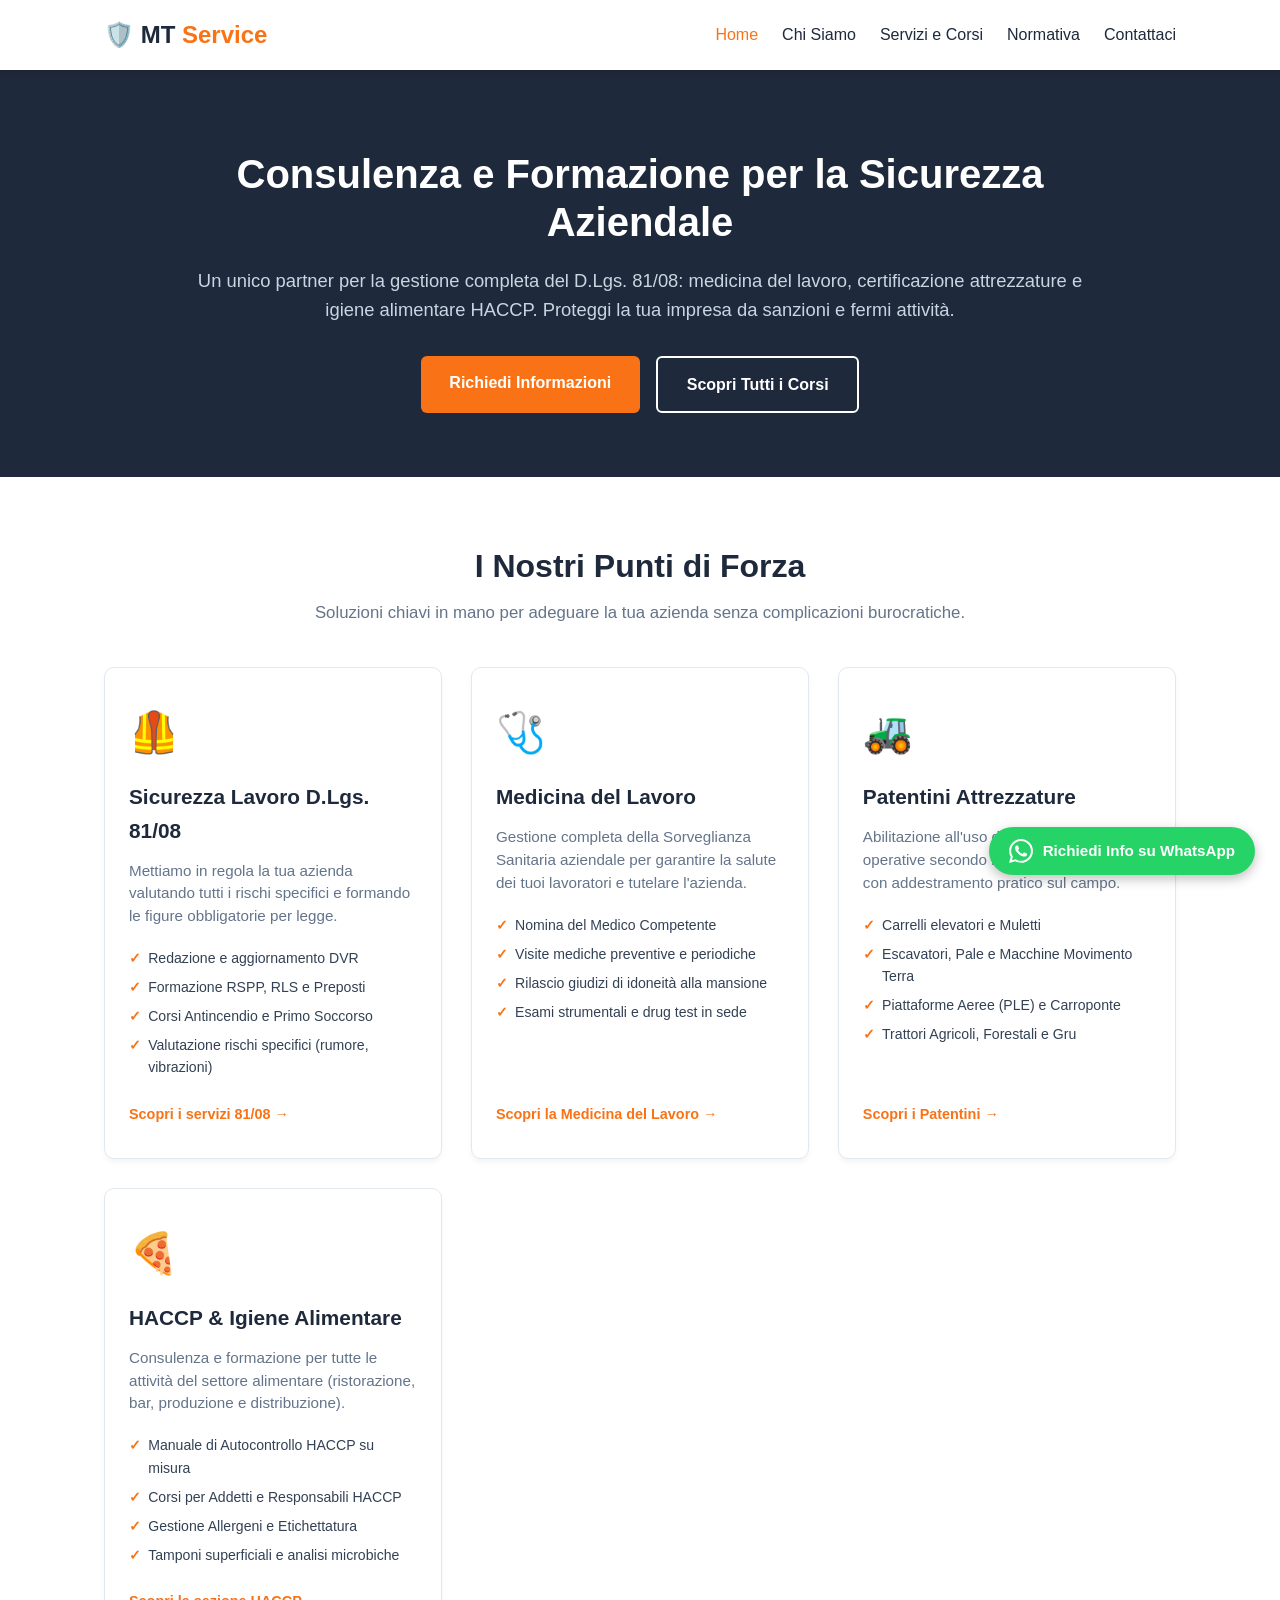
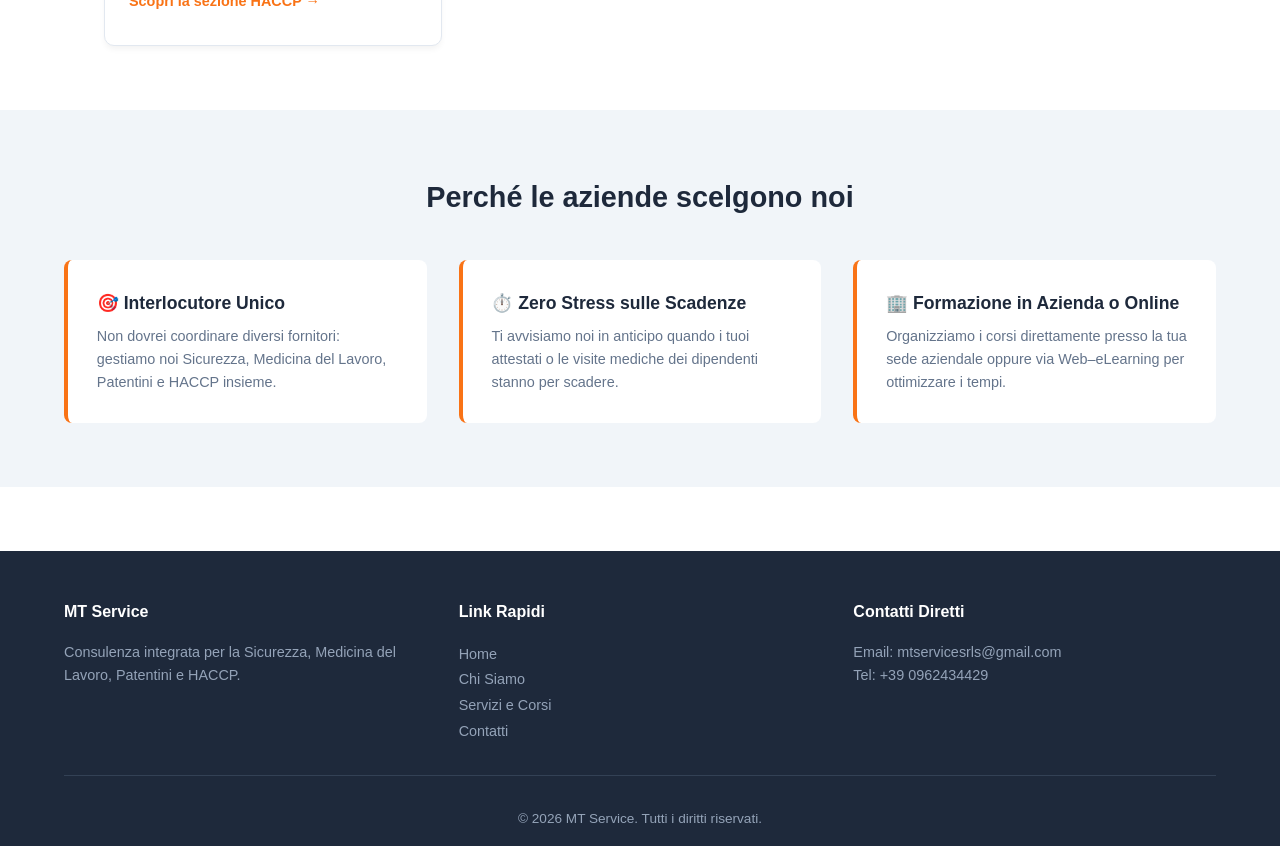
<file: index.html>
<!DOCTYPE html>
<html lang="it">
<head>
    <meta charset="UTF-8">
    <meta name="viewport" content="width=device-width, initial-scale=1.0">
    <meta name="description" content="Consulenza integrata per la Sicurezza sul Lavoro D.Lgs. 81/08, Medicina del Lavoro, Patentini Attrezzature e Corsi HACCP per le aziende.">
    <title>MT Service - Consulenza Integrata, Medicina e Formazione Aziendale</title>
    <link rel="stylesheet" href="style.css">
    <style>
        /* --- STILI DEDICATI PER LA HOME --- */
        .hero {
            background: linear-gradient(135deg, var(--primary) 0%, #1e293b 100%);
            color: #ffffff;
            padding: 5rem 5% 4rem 5%;
            text-align: center;
        }

        .hero-content {
            max-width: 900px;
            margin: 0 auto;
        }

        .hero h1 {
            font-size: 2.5rem;
            line-height: 1.2;
            margin-bottom: 1.2rem;
            font-weight: 800;
        }

        .hero p {
            font-size: 1.15rem;
            color: #cbd5e1;
            margin-bottom: 2rem;
            line-height: 1.6;
        }

        .hero-buttons {
            display: flex;
            gap: 1rem;
            justify-content: center;
            flex-wrap: wrap;
        }

        .btn-primary {
            background-color: var(--accent);
            color: #ffffff;
            padding: 0.85rem 1.8rem;
            border-radius: 6px;
            font-weight: 700;
            text-decoration: none;
            transition: transform 0.2s, background-color 0.2s;
        }

        .btn-primary:hover {
            background-color: #d97706;
            transform: translateY(-2px);
        }

        .btn-secondary {
            background-color: transparent;
            color: #ffffff;
            border: 2px solid #ffffff;
            padding: 0.85rem 1.8rem;
            border-radius: 6px;
            font-weight: 700;
            text-decoration: none;
            transition: all 0.2s;
        }

        .btn-secondary:hover {
            background-color: #ffffff;
            color: var(--primary);
        }

        /* SEZIONE PUNTI DI FORZA */
        .features-grid {
            display: grid;
            grid-template-columns: repeat(auto-fit, minmax(260px, 1fr));
            gap: 1.8rem;
            margin-top: 2.5rem;
        }

        .feature-card {
            background: #ffffff;
            border: 1px solid #e2e8f0;
            border-radius: 10px;
            padding: 2rem 1.5rem;
            text-align: left;
            box-shadow: 0 4px 6px -1px rgba(0, 0, 0, 0.05);
            transition: transform 0.2s, box-shadow 0.2s, border-color 0.2s;
            display: flex;
            flex-direction: column;
            justify-content: space-between;
        }

        .feature-card:hover {
            transform: translateY(-5px);
            box-shadow: 0 12px 24px rgba(0, 0, 0, 0.08);
            border-color: var(--accent);
        }

        .feature-icon {
            font-size: 2.5rem;
            margin-bottom: 1rem;
            display: inline-block;
        }

        .feature-card h3 {
            font-size: 1.3rem;
            color: var(--primary);
            margin-bottom: 0.8rem;
        }

        .feature-card p {
            color: #64748b;
            font-size: 0.95rem;
            line-height: 1.5;
            margin-bottom: 1.2rem;
        }

        .feature-list {
            list-style: none;
            padding: 0;
            margin: 0 0 1.5rem 0;
        }

        .feature-list li {
            font-size: 0.88rem;
            color: #334155;
            padding-left: 1.2rem;
            position: relative;
            margin-bottom: 0.4rem;
        }

        .feature-list li::before {
            content: "✓";
            color: var(--accent);
            font-weight: bold;
            position: absolute;
            left: 0;
        }

        .feature-link {
            color: var(--accent);
            font-weight: 700;
            text-decoration: none;
            font-size: 0.9rem;
            display: inline-flex;
            align-items: center;
            gap: 0.3rem;
        }

        .feature-link:hover {
            text-decoration: underline;
        }

        /* SEZIONE PERCHÉ SCEGLIERCI */
        .why-us {
            background-color: #f1f5f9;
            padding: 4rem 5%;
        }

        .why-grid {
            max-width: 1200px;
            margin: 0 auto;
            display: grid;
            grid-template-columns: repeat(auto-fit, minmax(300px, 1fr));
            gap: 2rem;
        }

        .why-box {
            background: #ffffff;
            padding: 1.8rem;
            border-radius: 8px;
            border-left: 4px solid var(--accent);
        }

        .why-box h4 {
            font-size: 1.1rem;
            color: var(--primary);
            margin-bottom: 0.5rem;
        }

        .why-box p {
            font-size: 0.9rem;
            color: #64748b;
            margin: 0;
        }
    </style>
</head>
<body>

    <!-- NAVIGAZIONE -->
    <header>
        <div class="navbar">
            <a href="index.html" class="logo">🛡️ MT <span>Service</span></a>
            <button class="menu-toggle" id="mobile-menu" aria-label="Apri menu">
                <span></span>
                <span></span>
                <span></span>
            </button>
            <nav class="nav-links" id="nav-links">
                <a href="index.html" class="active">Home</a>
                <a href="chi-siamo.html">Chi Siamo</a>
                <a href="servizi.html">Servizi e Corsi</a>
                <a href="normativa.html">Normativa</a>
                <a href="contatti.html">Contattaci</a>
            </nav>
        </div>
    </header>

    <!-- SEZIONE HERO -->
    <section class="hero">
        <div class="hero-content">
            <h1>Consulenza e Formazione per la Sicurezza Aziendale</h1>
            <p>Un unico partner per la gestione completa del D.Lgs. 81/08: medicina del lavoro, certificazione attrezzature e igiene alimentare HACCP. Proteggi la tua impresa da sanzioni e fermi attività.</p>
            <div class="hero-buttons">
                <a href="contatti.html" class="btn-primary">Richiedi Informazioni</a>
                <a href="servizi.html" class="btn-secondary">Scopri Tutti i Corsi</a>
            </div>
        </div>
    </section>

    <!-- I NOSTRI PUNTI DI FORZA -->
    <section class="section">
        <div style="text-align: center; max-width: 800px; margin: 0 auto 2rem auto;">
            <h2 style="font-size: 2rem; color: var(--primary); margin-bottom: 0.5rem;">I Nostri Punti di Forza</h2>
            <p style="color: #64748b; font-size: 1.05rem;">Soluzioni chiavi in mano per adeguare la tua azienda senza complicazioni burocratiche.</p>
        </div>

        <div class="catalog-grid features-grid">

            <!-- PUNTO 1: D.LGS 81/08 -->
            <div class="feature-card">
                <div>
                    <span class="feature-icon">🦺</span>
                    <h3>Sicurezza Lavoro D.Lgs. 81/08</h3>
                    <p>Mettiamo in regola la tua azienda valutando tutti i rischi specifici e formando le figure obbligatorie per legge.</p>
                    <ul class="feature-list">
                        <li>Redazione e aggiornamento DVR</li>
                        <li>Formazione RSPP, RLS e Preposti</li>
                        <li>Corsi Antincendio e Primo Soccorso</li>
                        <li>Valutazione rischi specifici (rumore, vibrazioni)</li>
                    </ul>
                </div>
                <a href="servizi.html?cat=sicurezza" class="feature-link">Scopri i servizi 81/08 &rarr;</a>
            </div>

            <!-- PUNTO 2: MEDICINA DEL LAVORO -->
            <div class="feature-card">
                <div>
                    <span class="feature-icon">🩺</span>
                    <h3>Medicina del Lavoro</h3>
                    <p>Gestione completa della Sorveglianza Sanitaria aziendale per garantire la salute dei tuoi lavoratori e tutelare l'azienda.</p>
                    <ul class="feature-list">
                        <li>Nomina del Medico Competente</li>
                        <li>Visite mediche preventive e periodiche</li>
                        <li>Rilascio giudizi di idoneità alla mansione</li>
                        <li>Esami strumentali e drug test in sede</li>
                    </ul>
                </div>
                <a href="servizi.html?cat=medicina" class="feature-link">Scopri la Medicina del Lavoro &rarr;</a>
            </div>

            <!-- PUNTO 3: ATTREZZATURE -->
            <div class="feature-card">
                <div>
                    <span class="feature-icon">🚜</span>
                    <h3>Patentini Attrezzature</h3>
                    <p>Abilitazione all'uso delle macchine operative secondo l'Accordo Stato-Regioni con addestramento pratico sul campo.</p>
                    <ul class="feature-list">
                        <li>Carrelli elevatori e Muletti</li>
                        <li>Escavatori, Pale e Macchine Movimento Terra</li>
                        <li>Piattaforme Aeree (PLE) e Carroponte</li>
                        <li>Trattori Agricoli, Forestali e Gru</li>
                    </ul>
                </div>
                <a href="servizi.html?cat=attrezzature" class="feature-link">Scopri i Patentini &rarr;</a>
            </div>

            <!-- PUNTO 4: HACCP -->
            <div class="feature-card">
                <div>
                    <span class="feature-icon">🍕</span>
                    <h3>HACCP & Igiene Alimentare</h3>
                    <p>Consulenza e formazione per tutte le attività del settore alimentare (ristorazione, bar, produzione e distribuzione).</p>
                    <ul class="feature-list">
                        <li>Manuale di Autocontrollo HACCP su misura</li>
                        <li>Corsi per Addetti e Responsabili HACCP</li>
                        <li>Gestione Allergeni e Etichettatura</li>
                        <li>Tamponi superficiali e analisi microbiche</li>
                    </ul>
                </div>
                <a href="servizi.html?cat=haccp" class="feature-link">Scopri la sezione HACCP &rarr;</a>
            </div>

        </div>
    </section>

    <!-- SEZIONE PERCHÉ SCEGLIERCI -->
    <section class="why-us">
        <div style="text-align: center; margin-bottom: 2.5rem;">
            <h2 style="font-size: 1.8rem; color: var(--primary);">Perché le aziende scelgono noi</h2>
        </div>
        <div class="why-grid">
            <div class="why-box">
                <h4>🎯 Interlocutore Unico</h4>
                <p>Non dovrei coordinare diversi fornitori: gestiamo noi Sicurezza, Medicina del Lavoro, Patentini e HACCP insieme.</p>
            </div>
            <div class="why-box">
                <h4>⏱️ Zero Stress sulle Scadenze</h4>
                <p>Ti avvisiamo noi in anticipo quando i tuoi attestati o le visite mediche dei dipendenti stanno per scadere.</p>
            </div>
            <div class="why-box">
                <h4>🏢 Formazione in Azienda o Online</h4>
                <p>Organizziamo i corsi direttamente presso la tua sede aziendale oppure via Web–eLearning per ottimizzare i tempi.</p>
            </div>
        </div>
    </section>

    <!-- FOOTER -->
    <footer>
        <div class="footer-content">
            <div class="footer-col">
                <h4>MT Service</h4>
                <p>Consulenza integrata per la Sicurezza, Medicina del Lavoro, Patentini e HACCP.</p>
            </div>
            <div class="footer-col">
                <h4>Link Rapidi</h4>
                <ul>
                    <li><a href="index.html">Home</a></li>
                    <li><a href="chi-siamo.html">Chi Siamo</a></li>
                    <li><a href="servizi.html">Servizi e Corsi</a></li>
                    <li><a href="contatti.html">Contatti</a></li>
                </ul>
            </div>
            <div class="footer-col">
                <h4>Contatti Diretti</h4>
                <p>Email: mtservicesrls@gmail.com</p>
                <p>Tel: +39 0962434429</p>
            </div>
        </div>
        <div class="footer-bottom">
            <p>&copy; 2026 MT Service. Tutti i diritti riservati.</p>
        </div>
    </footer>

    <!-- TASTO FLOTTANTE WHATSAPP -->
    <a href="https://wa.me/390962434429?text=Buongiorno,%20vorrei%20informazioni%20sulla%20sicurezza%20in%20azienda." class="whatsapp-float" target="_blank" aria-label="Contattaci su WhatsApp">
        <svg class="whatsapp-icon" viewBox="0 0 24 24">
            <path d="M.057 24l1.687-6.163c-1.041-1.804-1.588-3.849-1.587-5.946.003-6.556 5.338-11.891 11.893-11.891 3.181.001 6.167 1.24 8.413 3.488 2.245 2.248 3.481 5.236 3.48 8.414-.003 6.557-5.338 11.892-11.893 11.892-1.99-.001-3.951-.5-5.688-1.448l-6.305 1.654zm6.597-3.807c1.676.995 3.276 1.591 5.392 1.592 5.448 0 9.886-4.434 9.889-9.885.002-5.462-4.415-9.89-9.881-9.892-5.452 0-9.887 4.434-9.889 9.884-.001 2.225.651 3.891 1.746 5.634l-.999 3.648 3.742-.981zm11.387-5.464c-.074-.124-.272-.198-.57-.347-.297-.149-1.758-.868-2.031-.967-.272-.099-.47-.149-.669.149-.198.297-.768.967-.941 1.165-.173.198-.347.223-.644.074-.297-.149-1.255-.462-2.39-1.475-.883-.788-1.48-1.761-1.653-2.059-.173-.297-.018-.458.13-.606.134-.133.297-.347.446-.521.151-.172.2-.296.3-.495.099-.198.05-.372-.025-.521-.075-.148-.669-1.611-.916-2.206-.242-.579-.487-.501-.669-.51l-.57-.01c-.198 0-.52.074-.792.372s-1.04 1.016-1.04 2.479 1.065 2.876 1.213 3.074c.149.198 2.095 3.2 5.076 4.487.709.306 1.263.489 1.694.626.712.226 1.36.194 1.872.118.571-.085 1.758-.719 2.006-1.413.248-.695.248-1.29.173-1.414z"/>
        </svg>
        <span>Richiedi Info su WhatsApp</span>
    </a>

    <!-- JAVASCRIPT PER MENU MOBILE -->
    <script>
        document.getElementById('mobile-menu').addEventListener('click', function() {
            document.getElementById('nav-links').classList.toggle('active');
        });
    </script>
</body>
</html>
</file>
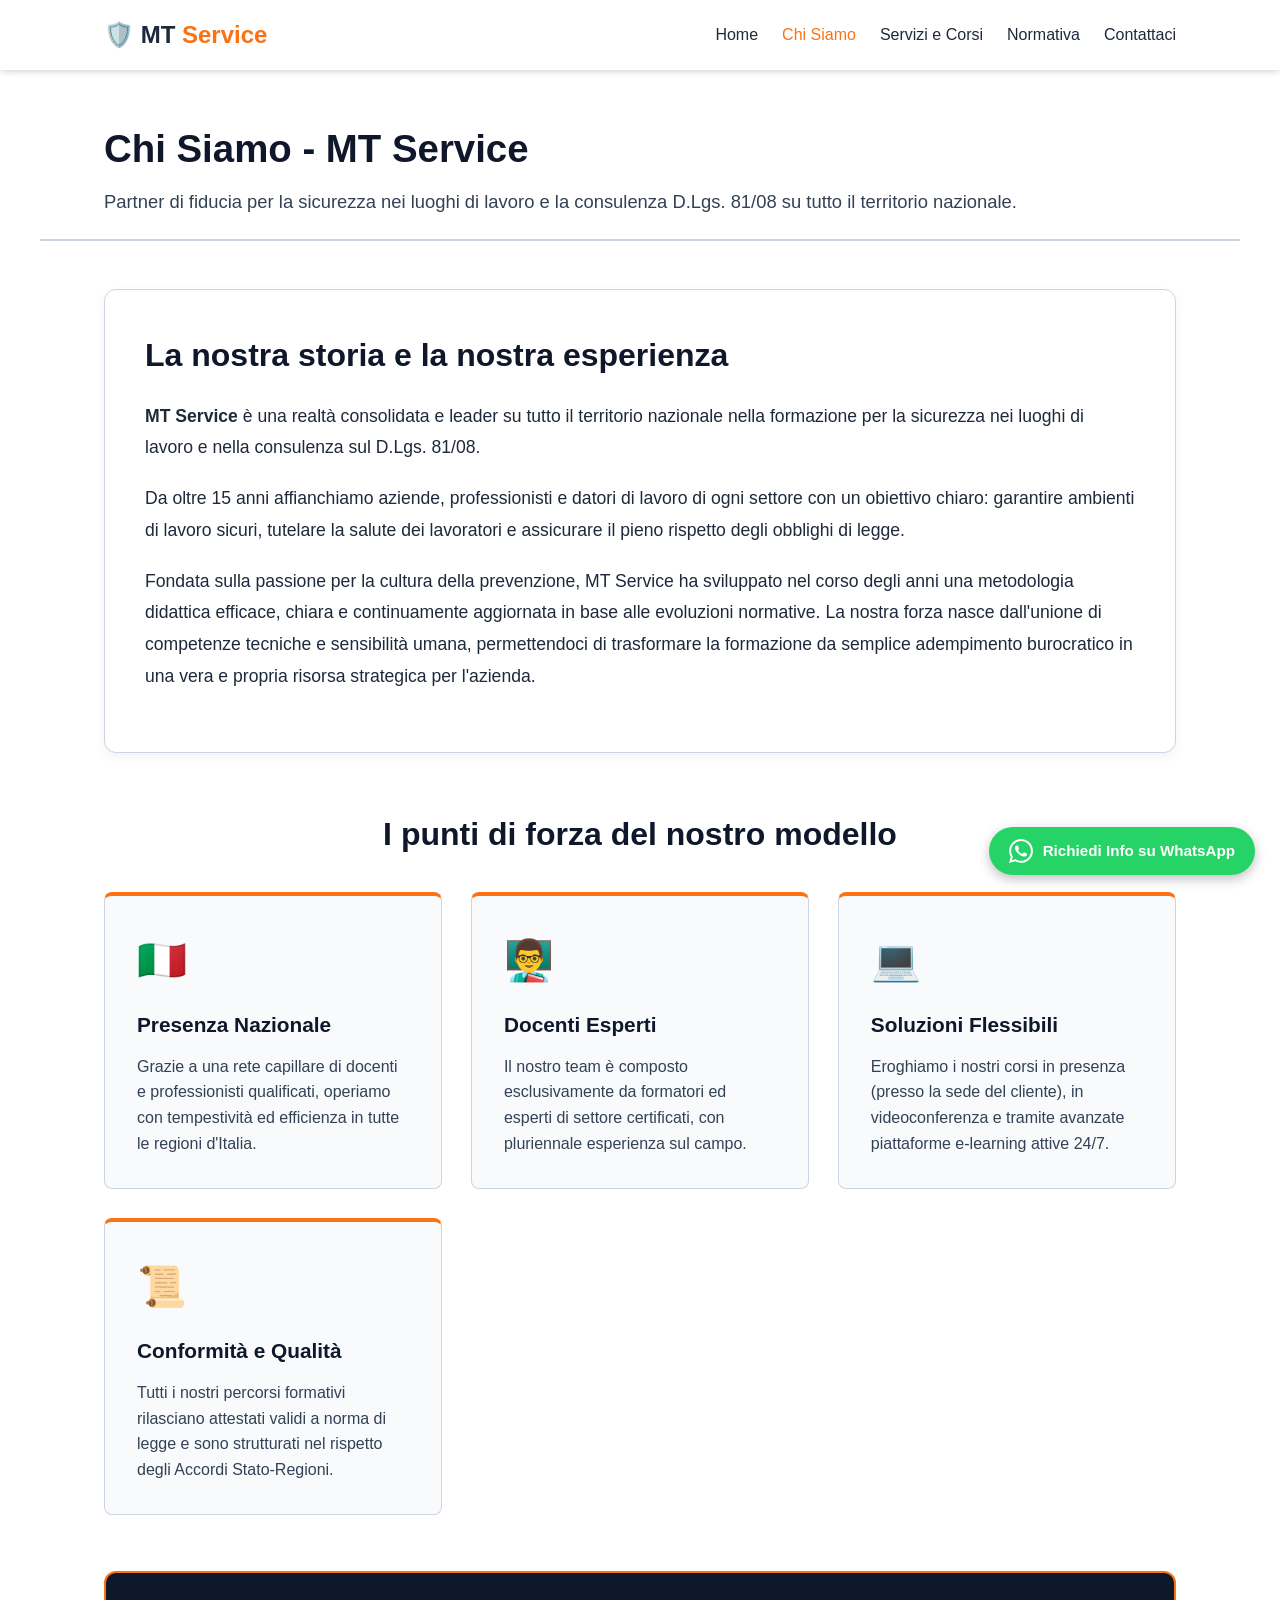
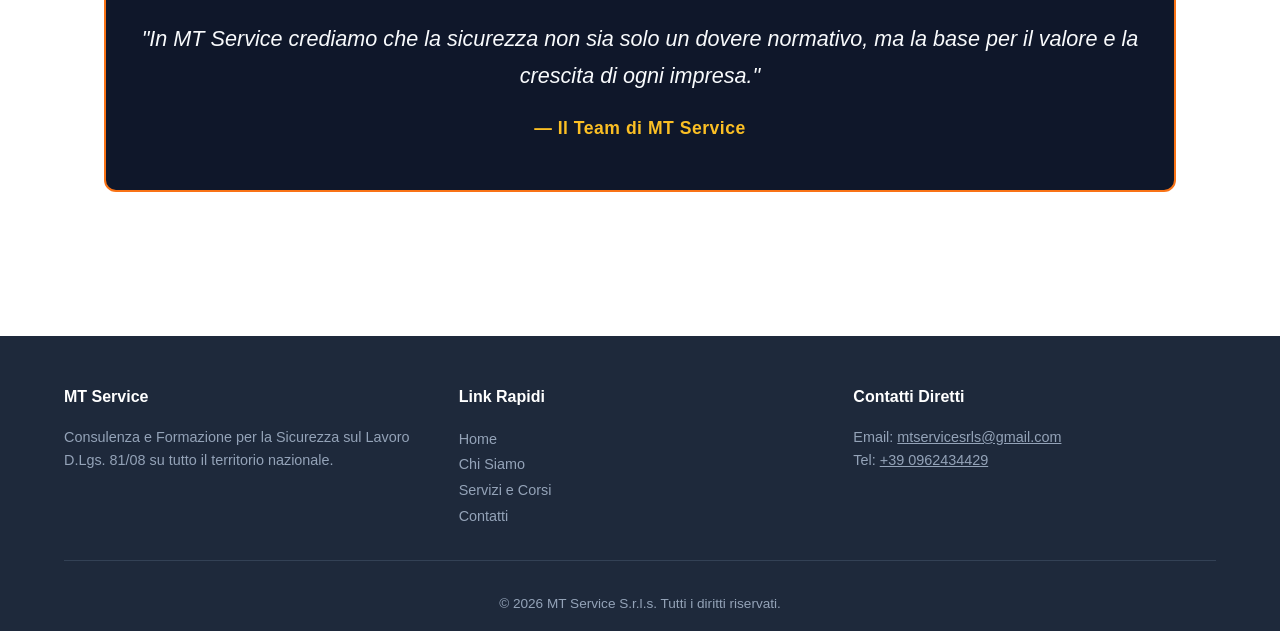
<file: chi-siamo.html>
<!DOCTYPE html>
<html lang="it">
<head>
    <meta charset="UTF-8">
    <meta name="viewport" content="width=device-width, initial-scale=1.0">
    <meta name="description" content="Chi Siamo - MT Service: leader nazionale nella formazione e consulenza sulla sicurezza nei luoghi di lavoro D.Lgs. 81/08.">
    <title>Chi Siamo - MT Service | Formazione e Consulenza Sicurezza Sul Lavoro</title>
    <link rel="stylesheet" href="style.css">
    <style>
        /* --- STILI SPECIFICI CHI SIAMO AD ALTA LEGGIBILITÀ --- */
        body {
            color: #1e293b; /* Testo scuro ad alto contrasto */
        }

        .page-header-simple {
            padding: 3rem 5% 1.5rem 5%;
            max-width: 1200px;
            margin: 0 auto;
            border-bottom: 2px solid #cbd5e1;
        }

        .page-header-simple h1 {
            font-size: 2.4rem;
            color: #0f172a; /* Blu scuro ben visibile */
            margin-bottom: 0.5rem;
            font-weight: 800;
        }

        .page-header-simple p {
            color: #334155; /* Grigio scuro ben visibile */
            font-size: 1.15rem;
            line-height: 1.5;
        }

        .about-content {
            max-width: 1200px;
            margin: 0 auto;
            padding: 3rem 5%;
        }

        .story-section {
            margin-bottom: 3.5rem;
            background-color: #ffffff;
            border: 1px solid #cbd5e1;
            border-radius: 12px;
            padding: 2.5rem;
            box-shadow: 0 4px 12px rgba(0, 0, 0, 0.05);
        }

        .story-text h2 {
            font-size: 2rem;
            color: #0f172a;
            margin-bottom: 1.2rem;
            font-weight: 700;
        }

        .story-text p {
            color: #1e293b; /* Testo scurissimo per massima nitidezza */
            font-size: 1.1rem;
            line-height: 1.8;
            margin-bottom: 1.2rem;
        }

        /* GRIGLIA PILASTRI / VALORI */
        .values-title {
            text-align: center;
            font-size: 2rem;
            color: #0f172a;
            margin-bottom: 2rem;
            font-weight: 700;
        }

        .values-grid {
            display: grid;
            grid-template-columns: repeat(auto-fit, minmax(260px, 1fr));
            gap: 1.8rem;
            margin-bottom: 3.5rem;
        }

        .value-card {
            background-color: #f8fafc;
            border: 1px solid #cbd5e1;
            border-top: 4px solid var(--accent, #d97706);
            border-radius: 8px;
            padding: 2rem;
            transition: transform 0.2s ease, box-shadow 0.2s ease;
        }

        .value-card:hover {
            transform: translateY(-4px);
            box-shadow: 0 10px 20px rgba(0, 0, 0, 0.08);
            background-color: #ffffff;
        }

        .value-icon {
            font-size: 2.5rem;
            margin-bottom: 1rem;
            display: inline-block;
        }

        .value-card h3 {
            font-size: 1.3rem;
            color: #0f172a;
            margin-bottom: 0.8rem;
            font-weight: 700;
        }

        .value-card p {
            color: #334155;
            font-size: 1rem;
            line-height: 1.6;
            margin: 0;
        }

        /* BOX MISSIONE E VALORI */
        .mission-box {
            background-color: #0f172a;
            color: #ffffff;
            padding: 3rem 2rem;
            border-radius: 12px;
            text-align: center;
            margin-bottom: 2rem;
            border: 2px solid var(--accent, #d97706);
        }

        .mission-box blockquote {
            font-size: 1.35rem;
            font-style: italic;
            line-height: 1.7;
            margin: 0 0 1.2rem 0;
            color: #f8fafc;
            font-weight: 500;
        }

        .mission-box cite {
            font-style: normal;
            font-weight: 700;
            color: #fbbf24; /* Giallo/Arancio ben leggibile su sfondo scuro */
            font-size: 1.1rem;
            letter-spacing: 0.5px;
        }
    </style>
</head>
<body>

    <!-- NAVIGAZIONE -->
    <header>
        <div class="navbar">
            <a href="index.html" class="logo">🛡️ MT <span>Service</span></a>
            <button class="menu-toggle" id="mobile-menu" aria-label="Apri menu">
                <span></span>
                <span></span>
                <span></span>
            </button>
            <nav class="nav-links" id="nav-links">
                <a href="index.html">Home</a>
                <a href="chi-siamo.html" class="active">Chi Siamo</a>
                <a href="servizi.html">Servizi e Corsi</a>
                <a href="normativa.html">Normativa</a>
                <a href="contatti.html">Contattaci</a>
            </nav>
        </div>
    </header>

    <!-- INTESTAZIONE SEMPLICE -->
    <div class="page-header-simple">
        <h1>Chi Siamo - MT Service</h1>
        <p>Partner di fiducia per la sicurezza nei luoghi di lavoro e la consulenza D.Lgs. 81/08 su tutto il territorio nazionale.</p>
    </div>

    <!-- CONTENUTO PRINCIPALE -->
    <main class="about-content">

        <!-- STORIA E DESCRIZIONE -->
        <section class="story-section">
            <div class="story-text">
                <h2>La nostra storia e la nostra esperienza</h2>
                <p><strong>MT Service</strong> è una realtà consolidata e leader su tutto il territorio nazionale nella formazione per la sicurezza nei luoghi di lavoro e nella consulenza sul D.Lgs. 81/08.</p>
                <p>Da oltre 15 anni affianchiamo aziende, professionisti e datori di lavoro di ogni settore con un obiettivo chiaro: garantire ambienti di lavoro sicuri, tutelare la salute dei lavoratori e assicurare il pieno rispetto degli obblighi di legge.</p>
                <p>Fondata sulla passione per la cultura della prevenzione, MT Service ha sviluppato nel corso degli anni una metodologia didattica efficace, chiara e continuamente aggiornata in base alle evoluzioni normative. La nostra forza nasce dall'unione di competenze tecniche e sensibilità umana, permettendoci di trasformare la formazione da semplice adempimento burocratico in una vera e propria risorsa strategica per l'azienda.</p>
            </div>
        </section>

        <!-- I 4 PILASTRI DI MT SERVICE -->
        <section>
            <h2 class="values-title">I punti di forza del nostro modello</h2>
            <div class="values-grid">

                <div class="value-card">
                    <span class="value-icon">🇮🇹</span>
                    <h3>Presenza Nazionale</h3>
                    <p>Grazie a una rete capillare di docenti e professionisti qualificati, operiamo con tempestività ed efficienza in tutte le regioni d'Italia.</p>
                </div>

                <div class="value-card">
                    <span class="value-icon">👨‍🏫</span>
                    <h3>Docenti Esperti</h3>
                    <p>Il nostro team è composto esclusivamente da formatori ed esperti di settore certificati, con pluriennale esperienza sul campo.</p>
                </div>

                <div class="value-card">
                    <span class="value-icon">💻</span>
                    <h3>Soluzioni Flessibili</h3>
                    <p>Eroghiamo i nostri corsi in presenza (presso la sede del cliente), in videoconferenza e tramite avanzate piattaforme e-learning attive 24/7.</p>
                </div>

                <div class="value-card">
                    <span class="value-icon">📜</span>
                    <h3>Conformità e Qualità</h3>
                    <p>Tutti i nostri percorsi formativi rilasciano attestati validi a norma di legge e sono strutturati nel rispetto degli Accordi Stato-Regioni.</p>
                </div>

            </div>
        </section>

        <!-- CITAZIONE / MISSIONE -->
        <section class="mission-box">
            <blockquote>
                "In MT Service crediamo che la sicurezza non sia solo un dovere normativo, ma la base per il valore e la crescita di ogni impresa."
            </blockquote>
            <cite>— Il Team di MT Service</cite>
        </section>

    </main>

    <!-- FOOTER -->
    <footer>
        <div class="footer-content">
            <div class="footer-col">
                <h4>MT Service</h4>
                <p>Consulenza e Formazione per la Sicurezza sul Lavoro D.Lgs. 81/08 su tutto il territorio nazionale.</p>
            </div>
            <div class="footer-col">
                <h4>Link Rapidi</h4>
                <ul>
                    <li><a href="index.html">Home</a></li>
                    <li><a href="chi-siamo.html">Chi Siamo</a></li>
                    <li><a href="servizi.html">Servizi e Corsi</a></li>
                    <li><a href="contatti.html">Contatti</a></li>
                </ul>
            </div>
            <div class="footer-col">
                <h4>Contatti Diretti</h4>
                <p>Email: <a href="mailto:mtservicesrls@gmail.com" style="color: inherit; text-decoration: underline;">mtservicesrls@gmail.com</a></p>
                <p>Tel: <a href="tel:+390962434429" style="color: inherit; text-decoration: underline;">+39 0962434429</a></p>
            </div>
        </div>
        <div class="footer-bottom">
            <p>&copy; 2026 MT Service S.r.l.s. Tutti i diritti riservati.</p>
        </div>
    </footer>

    <!-- TASTO FLOTTANTE WHATSAPP -->
    <a href="https://wa.me/390962434429?text=Buongiorno,%20vorrei%20informazioni%20sui%20servizi%20di%20MT%20Service." class="whatsapp-float" target="_blank" aria-label="Contattaci su WhatsApp">
        <svg class="whatsapp-icon" viewBox="0 0 24 24">
            <path d="M.057 24l1.687-6.163c-1.041-1.804-1.588-3.849-1.587-5.946.003-6.556 5.338-11.891 11.893-11.891 3.181.001 6.167 1.24 8.413 3.488 2.245 2.248 3.481 5.236 3.48 8.414-.003 6.557-5.338 11.892-11.893 11.892-1.99-.001-3.951-.5-5.688-1.448l-6.305 1.654zm6.597-3.807c1.676.995 3.276 1.591 5.392 1.592 5.448 0 9.886-4.434 9.889-9.885.002-5.462-4.415-9.89-9.881-9.892-5.452 0-9.887 4.434-9.889 9.884-.001 2.225.651 3.891 1.746 5.634l-.999 3.648 3.742-.981zm11.387-5.464c-.074-.124-.272-.198-.57-.347-.297-.149-1.758-.868-2.031-.967-.272-.099-.47-.149-.669.149-.198.297-.768.967-.941 1.165-.173.198-.347.223-.644.074-.297-.149-1.255-.462-2.39-1.475-.883-.788-1.48-1.761-1.653-2.059-.173-.297-.018-.458.13-.606.134-.133.297-.347.446-.521.151-.172.2-.296.3-.495.099-.198.05-.372-.025-.521-.075-.148-.669-1.611-.916-2.206-.242-.579-.487-.501-.669-.51l-.57-.01c-.198 0-.52.074-.792.372s-1.04 1.016-1.04 2.479 1.065 2.876 1.213 3.074c.149.198 2.095 3.2 5.076 4.487.709.306 1.263.489 1.694.626.712.226 1.36.194 1.872.118.571-.085 1.758-.719 2.006-1.413.248-.695.248-1.29.173-1.414z"/>
        </svg>
        <span>Richiedi Info su WhatsApp</span>
    </a>

    <!-- JAVASCRIPT PER MENU MOBILE -->
    <script>
        document.getElementById('mobile-menu').addEventListener('click', function() {
            document.getElementById('nav-links').classList.toggle('active');
        });
    </script>
</body>
</html>
</file>
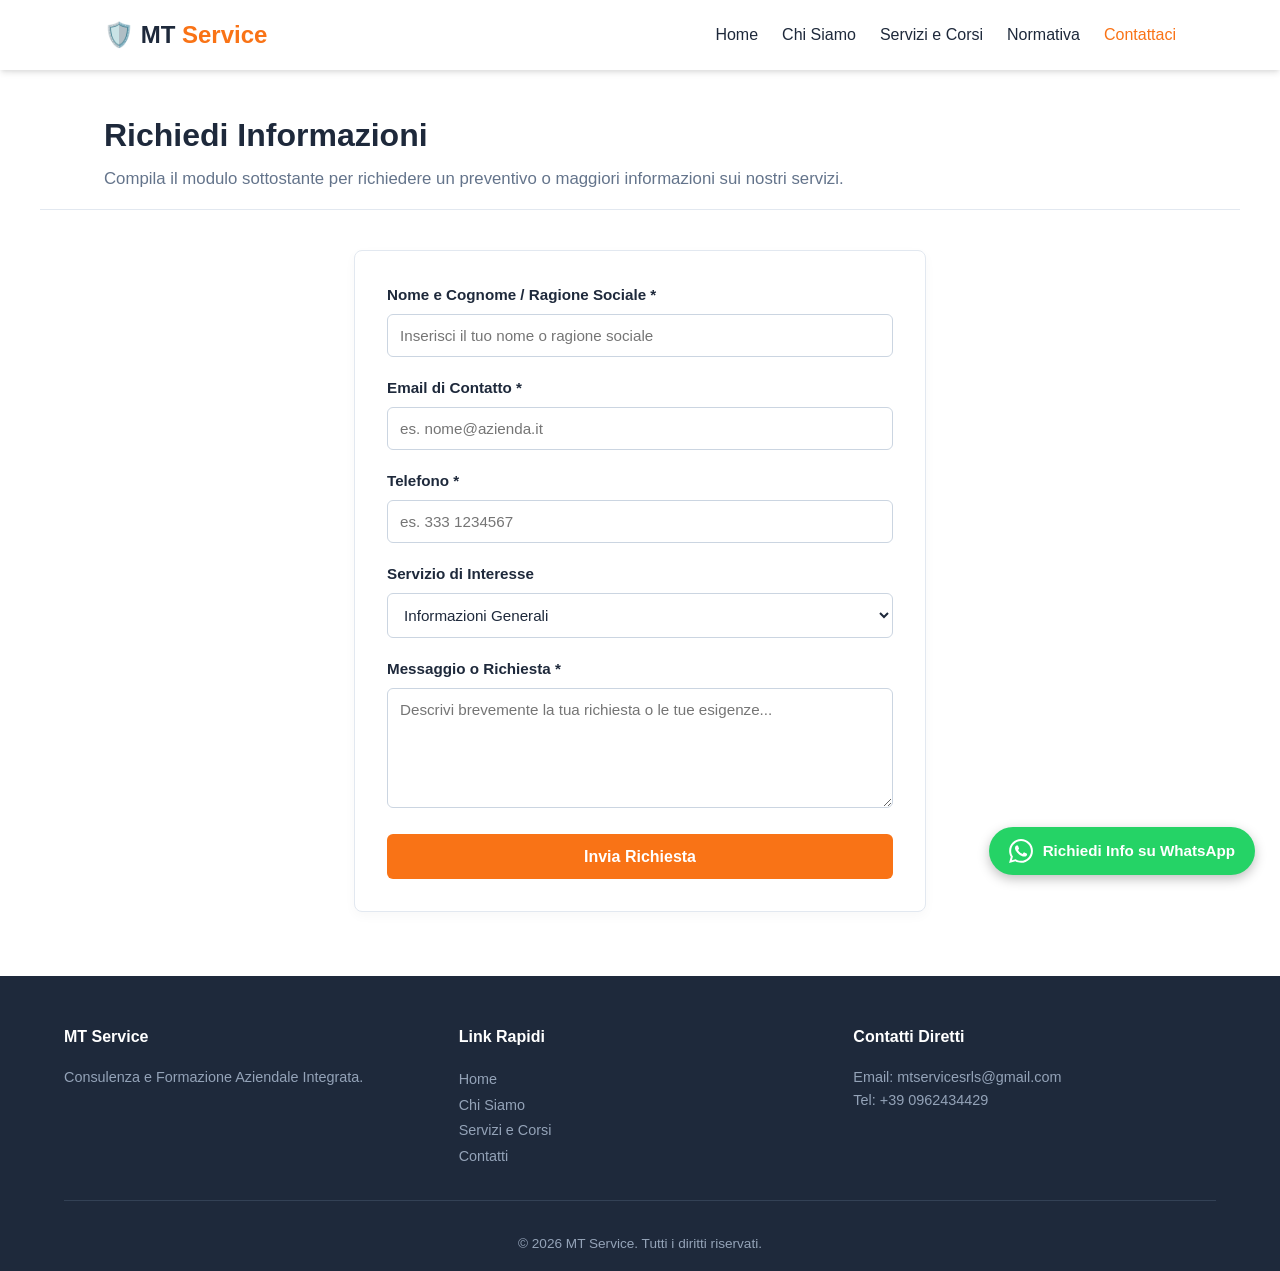
<file: contatti.html>
<!DOCTYPE html>
<html lang="it">
<head>
    <meta charset="UTF-8">
    <meta name="viewport" content="width=device-width, initial-scale=1.0">
    <meta name="description" content="Contatta MT Service per informazioni sui corsi di formazione e consulenza sulla sicurezza sul lavoro.">
    <title>Contattaci - MT Service</title>
    <link rel="stylesheet" href="style.css">
    <style>
        /* --- STILI SPECIFICI PER PAGINA CONTATTI --- */
        .page-header-simple {
            padding: 2.5rem 5% 1rem 5%;
            max-width: 1200px;
            margin: 0 auto;
            border-bottom: 1px solid #e2e8f0;
        }

        .page-header-simple h1 {
            font-size: 2rem;
            color: var(--primary);
            margin-bottom: 0.3rem;
        }

        .page-header-simple p {
            color: var(--gray);
            font-size: 1.05rem;
        }

        .contact-container {
            max-width: 700px;
            margin: 2.5rem auto;
            padding: 0 5%;
        }

        .contact-form-card {
            background: #ffffff;
            border: 1px solid #e2e8f0;
            border-radius: 8px;
            padding: 2rem;
            box-shadow: 0 4px 12px rgba(0,0,0,0.03);
        }

        .form-group {
            margin-bottom: 1.2rem;
        }

        .form-group label {
            display: block;
            margin-bottom: 0.4rem;
            font-weight: 600;
            color: var(--primary);
            font-size: 0.95rem;
        }

        .form-group input,
        .form-group select,
        .form-group textarea {
            width: 100%;
            padding: 0.75rem;
            border: 1px solid #cbd5e1;
            border-radius: 6px;
            font-size: 0.95rem;
            font-family: inherit;
            color: #1e293b;
            transition: border-color 0.2s ease, box-shadow 0.2s ease;
            box-sizing: border-box;
        }

        .form-group input:focus,
        .form-group select:focus,
        .form-group textarea:focus {
            outline: none;
            border-color: var(--accent);
            box-shadow: 0 0 0 3px rgba(243, 156, 18, 0.15);
        }

        .btn-submit {
            width: 100%;
            background-color: var(--accent);
            color: #ffffff;
            border: none;
            padding: 0.85rem 1.5rem;
            border-radius: 6px;
            font-size: 1rem;
            font-weight: 700;
            cursor: pointer;
            transition: background-color 0.2s ease;
        }

        .btn-submit:hover {
            background-color: var(--primary);
        }
    </style>
</head>
<body>

    <!-- NAVIGAZIONE -->
    <header>
        <div class="navbar">
            <a href="index.html" class="logo">🛡️ MT <span style="color: var(--accent);">Service</span></a>
            <button class="menu-toggle" id="mobile-menu" aria-label="Apri menu">
                <span></span>
                <span></span>
                <span></span>
            </button>
            <nav class="nav-links" id="nav-links">
                <a href="index.html">Home</a>
                <a href="chi-siamo.html">Chi Siamo</a>
                <a href="servizi.html">Servizi e Corsi</a>
                <a href="normativa.html">Normativa</a>
                <a href="contatti.html" class="active">Contattaci</a>
            </nav>
        </div>
    </header>

    <!-- INTESTAZIONE -->
    <div class="page-header-simple">
        <h1>Richiedi Informazioni</h1>
        <p>Compila il modulo sottostante per richiedere un preventivo o maggiori informazioni sui nostri servizi.</p>
    </div>

    <!-- MODULO DI CONTATTO CON INVIO AUTOMATICO EMAIL -->
    <main class="contact-container">
        <div class="contact-form-card">
            <form action="https://formsubmit.co/mtservicesrls@gmail.com" method="POST">
                <!-- Configurazioni per l'invio email via FormSubmit -->
                <input type="hidden" name="_subject" value="Nuova richiesta dal sito web MT Service">
                <input type="hidden" name="_template" value="table">
                <input type="hidden" name="_captcha" value="false">

                <div class="form-group">
                    <label for="nome">Nome e Cognome / Ragione Sociale *</label>
                    <input type="text" id="nome" name="Nome_e_Cognome" required placeholder="Inserisci il tuo nome o ragione sociale">
                </div>

                <div class="form-group">
                    <label for="email">Email di Contatto *</label>
                    <input type="email" id="email" name="Email" required placeholder="es. nome@azienda.it">
                </div>

                <div class="form-group">
                    <label for="telefono">Telefono *</label>
                    <input type="tel" id="telefono" name="Telefono" required placeholder="es. 333 1234567">
                </div>

                <div class="form-group">
                    <label for="servizio">Servizio di Interesse</label>
                    <select id="servizio" name="Servizio_Richiesto">
                        <option value="Informazioni Generali">Informazioni Generali</option>
                        <option value="Sicurezza D.Lgs 81/08">Sicurezza D.Lgs 81/08 (RSPP, RLS, Preposto)</option>
                        <option value="Squadra di Emergenza">Squadra di Emergenza (Antincendio / Primo Soccorso)</option>
                        <option value="Patentini Macchine">Patentini Macchine e Attrezzature</option>
                        <option value="Medicina del Lavoro">Medicina del Lavoro e Sorveglianza Sanitaria</option>
                        <option value="HACCP e Alimentare">HACCP e Igiene Alimentare</option>
                        <option value="Redazione DVR">Redazione DVR / Consulenza Documentale</option>
                    </select>
                </div>

                <div class="form-group">
                    <label for="messaggio">Messaggio o Richiesta *</label>
                    <textarea id="messaggio" name="Messaggio" rows="5" required placeholder="Descrivi brevemente la tua richiesta o le tue esigenze..."></textarea>
                </div>

                <button type="submit" class="btn-submit">Invia Richiesta</button>
            </form>
        </div>
    </main>

    <!-- FOOTER -->
    <footer>
        <div class="footer-content">
            <div class="footer-col">
                <h4>MT Service</h4>
                <p>Consulenza e Formazione Aziendale Integrata.</p>
            </div>
            <div class="footer-col">
                <h4>Link Rapidi</h4>
                <ul>
                    <li><a href="index.html">Home</a></li>
                    <li><a href="chi-siamo.html">Chi Siamo</a></li>
                    <li><a href="servizi.html">Servizi e Corsi</a></li>
                    <li><a href="contatti.html">Contatti</a></li>
                </ul>
            </div>
            <div class="footer-col">
                <h4>Contatti Diretti</h4>
                <p>Email: <a href="mailto:mtservicesrls@gmail.com" style="color: inherit; text-decoration: none;">mtservicesrls@gmail.com</a></p>
                <p>Tel: <a href="tel:+390962434429" style="color: inherit; text-decoration: none;">+39 0962434429</a></p>
            </div>
        </div>
        <div class="footer-bottom">
            <p>&copy; 2026 MT Service. Tutti i diritti riservati.</p>
        </div>
    </footer>

    <!-- TASTO FLOTTANTE WHATSAPP -->
    <a href="https://wa.me/390962434429?text=Buongiorno,%20vorrei%20informazioni%20sui%20vostri%20servizi." class="whatsapp-float" target="_blank" aria-label="Contattaci su WhatsApp">
        <svg class="whatsapp-icon" viewBox="0 0 24 24">
            <path d="M.057 24l1.687-6.163c-1.041-1.804-1.588-3.849-1.587-5.946.003-6.556 5.338-11.891 11.893-11.891 3.181.001 6.167 1.24 8.413 3.488 2.245 2.248 3.481 5.236 3.48 8.414-.003 6.557-5.338 11.892-11.893 11.892-1.99-.001-3.951-.5-5.688-1.448l-6.305 1.654zm6.597-3.807c1.676.995 3.276 1.591 5.392 1.592 5.448 0 9.886-4.434 9.889-9.885.002-5.462-4.415-9.89-9.881-9.892-5.452 0-9.887 4.434-9.889 9.884-.001 2.225.651 3.891 1.746 5.634l-.999 3.648 3.742-.981zm11.387-5.464c-.074-.124-.272-.198-.57-.347-.297-.149-1.758-.868-2.031-.967-.272-.099-.47-.149-.669.149-.198.297-.768.967-.941 1.165-.173.198-.347.223-.644.074-.297-.149-1.255-.462-2.39-1.475-.883-.788-1.48-1.761-1.653-2.059-.173-.297-.018-.458.13-.606.134-.133.297-.347.446-.521.151-.172.2-.296.3-.495.099-.198.05-.372-.025-.521-.075-.148-.669-1.611-.916-2.206-.242-.579-.487-.501-.669-.51l-.57-.01c-.198 0-.52.074-.792.372s-1.04 1.016-1.04 2.479 1.065 2.876 1.213 3.074c.149.198 2.095 3.2 5.076 4.487.709.306 1.263.489 1.694.626.712.226 1.36.194 1.872.118.571-.085 1.758-.719 2.006-1.413.248-.695.248-1.29.173-1.414z"/>
        </svg>
        <span>Richiedi Info su WhatsApp</span>
    </a>

    <!-- JAVASCRIPT: MENU MOBILE E PRE-SELEZIONE SERVIZIO -->
    <script>
        document.getElementById('mobile-menu').addEventListener('click', function() {
            document.getElementById('nav-links').classList.toggle('active');
        });

        window.addEventListener('DOMContentLoaded', () => {
            const urlParams = new URLSearchParams(window.location.search);
            const servizioParam = urlParams.get('servizio');
            if (servizioParam) {
                const selectElement = document.getElementById('servizio');
                if (selectElement) {
                    for (let option of selectElement.options) {
                        if (option.value.toLowerCase().includes(servizioParam.toLowerCase())) {
                            option.selected = true;
                            break;
                        }
                    }
                }
            }
        });
    </script>
</body>
</html>
</file>
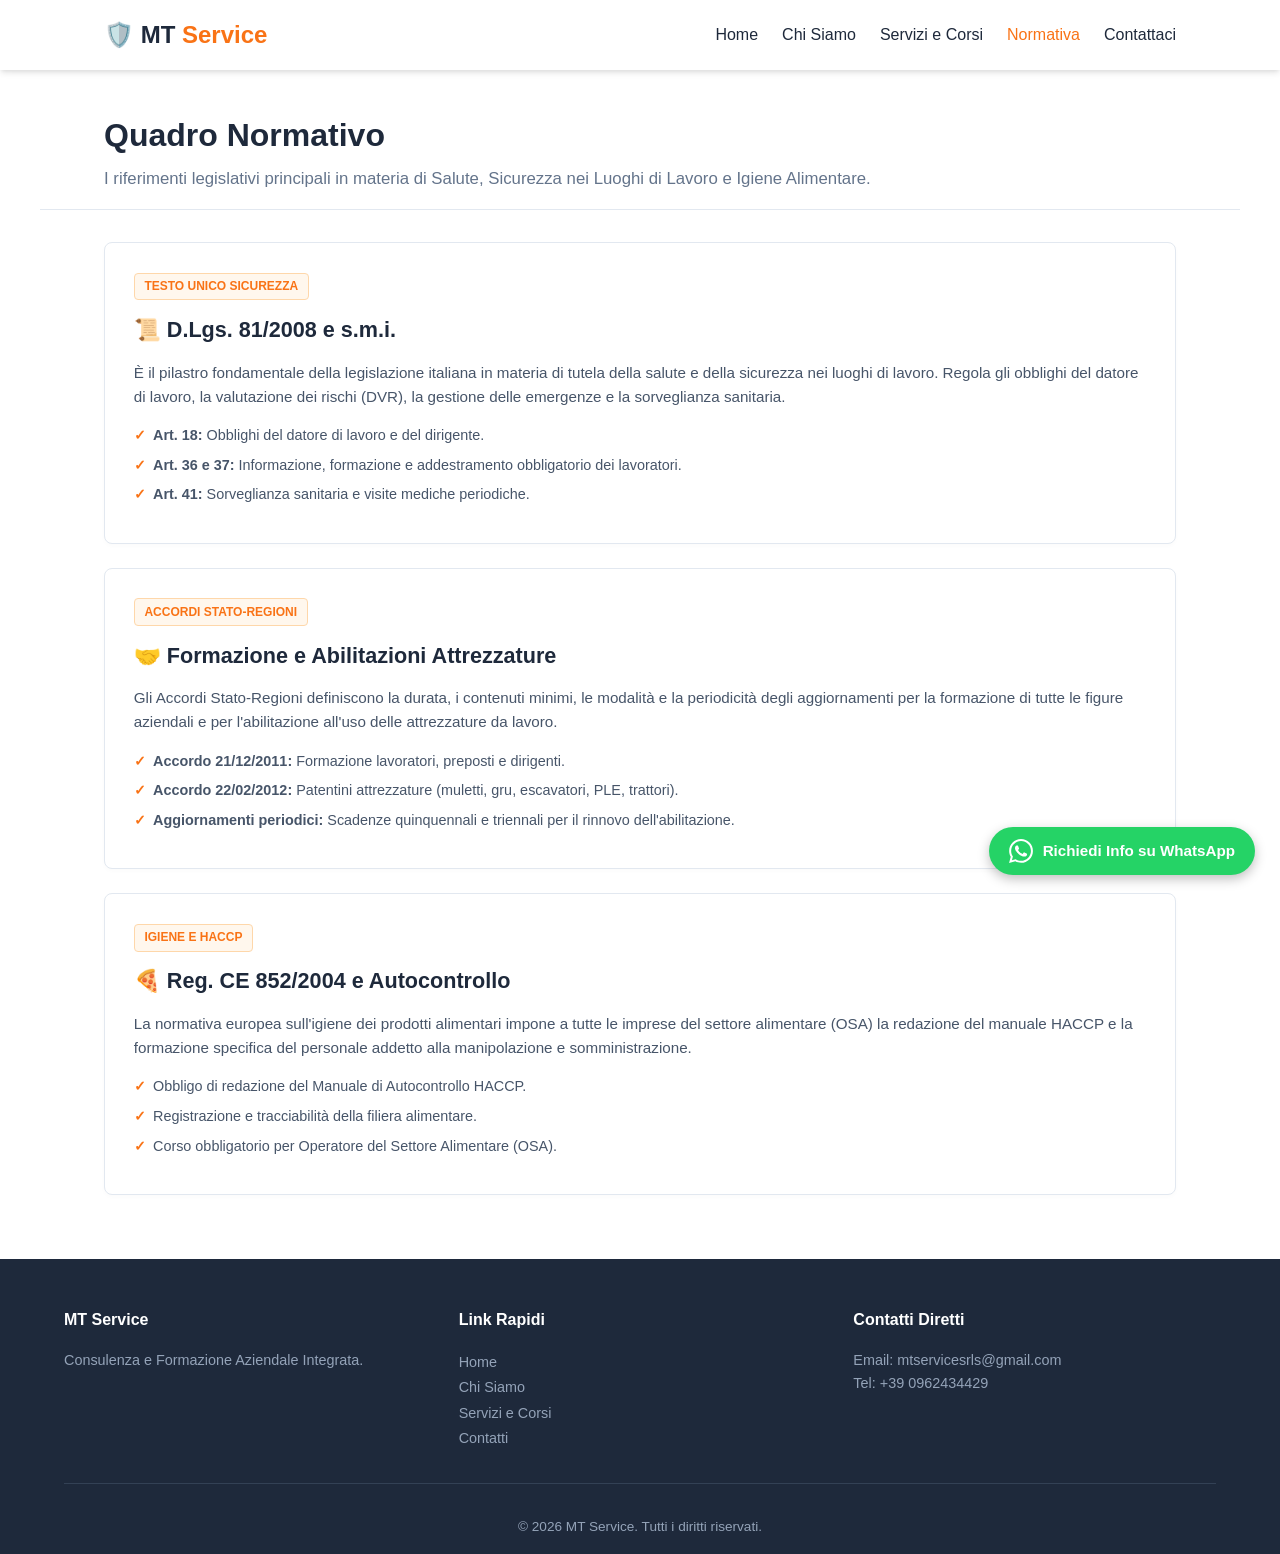
<file: normativa.html>
<!DOCTYPE html>
<html lang="it">
<head>
    <meta charset="UTF-8">
    <meta name="viewport" content="width=device-width, initial-scale=1.0">
    <meta name="description" content="Quadro normativo sulla sicurezza sul lavoro: D.Lgs. 81/08, Accordi Stato-Regioni e aggiornamenti di legge per le aziende - MT Service.">
    <title>Normativa - MT Service</title>
    <link rel="stylesheet" href="style.css">
    <style>
        /* --- STILI SPECIFICI PER PAGINA NORMATIVA --- */
        .page-header-simple {
            padding: 2.5rem 5% 1rem 5%;
            max-width: 1200px;
            margin: 0 auto;
            border-bottom: 1px solid #e2e8f0;
        }

        .page-header-simple h1 {
            font-size: 2rem;
            color: var(--primary);
            margin-bottom: 0.3rem;
        }

        .page-header-simple p {
            color: var(--gray);
            font-size: 1.05rem;
        }

        .normativa-container {
            max-width: 1200px;
            margin: 2rem auto;
            padding: 0 5%;
        }

        .normativa-card {
            background: #ffffff;
            border: 1px solid #e2e8f0;
            border-radius: 8px;
            padding: 1.8rem;
            margin-bottom: 1.5rem;
            box-shadow: 0 2px 5px rgba(0,0,0,0.02);
            transition: transform 0.2s ease, box-shadow 0.2s ease;
        }

        .normativa-card:hover {
            transform: translateY(-2px);
            box-shadow: 0 8px 15px rgba(0,0,0,0.05);
            border-color: var(--accent);
        }

        .normativa-card h2 {
            color: var(--primary);
            font-size: 1.35rem;
            margin-bottom: 0.8rem;
            display: flex;
            align-items: center;
            gap: 0.5rem;
        }

        .normativa-card p {
            color: #475569;
            line-height: 1.6;
            font-size: 0.95rem;
            margin-bottom: 1rem;
        }

        .normativa-badge {
            display: inline-block;
            font-size: 0.75rem;
            font-weight: 700;
            text-transform: uppercase;
            padding: 0.2rem 0.6rem;
            border-radius: 4px;
            background-color: var(--light);
            color: var(--accent);
            border: 1px solid var(--border);
            margin-bottom: 0.8rem;
        }

        .normativa-list {
            list-style: none;
            padding: 0;
            margin: 0;
        }

        .normativa-list li {
            font-size: 0.9rem;
            color: #475569;
            padding-left: 1.2rem;
            position: relative;
            margin-bottom: 0.5rem;
            line-height: 1.5;
        }

        .normativa-list li::before {
            content: "✓";
            color: var(--accent);
            font-weight: bold;
            position: absolute;
            left: 0;
        }
    </style>
</head>
<body>

    <!-- NAVIGAZIONE -->
    <header>
        <div class="navbar">
            <a href="index.html" class="logo">🛡️ MT <span style="color: var(--accent);">Service</span></a>
            <button class="menu-toggle" id="mobile-menu" aria-label="Apri menu">
                <span></span>
                <span></span>
                <span></span>
            </button>
            <nav class="nav-links" id="nav-links">
                <a href="index.html">Home</a>
                <a href="chi-siamo.html">Chi Siamo</a>
                <a href="servizi.html">Servizi e Corsi</a>
                <a href="normativa.html" class="active">Normativa</a>
                <a href="contatti.html">Contattaci</a>
            </nav>
        </div>
    </header>

    <!-- INTESTAZIONE -->
    <div class="page-header-simple">
        <h1>Quadro Normativo</h1>
        <p>I riferimenti legislativi principali in materia di Salute, Sicurezza nei Luoghi di Lavoro e Igiene Alimentare.</p>
    </div>

    <!-- CONTENUTO PRINCIPALE -->
    <div class="normativa-container">
        <main>
            <article class="normativa-card">
                <span class="normativa-badge">Testo Unico Sicurezza</span>
                <h2>📜 D.Lgs. 81/2008 e s.m.i.</h2>
                <p>È il pilastro fondamentale della legislazione italiana in materia di tutela della salute e della sicurezza nei luoghi di lavoro. Regola gli obblighi del datore di lavoro, la valutazione dei rischi (DVR), la gestione delle emergenze e la sorveglianza sanitaria.</p>
                <ul class="normativa-list">
                    <li><strong>Art. 18:</strong> Obblighi del datore di lavoro e del dirigente.</li>
                    <li><strong>Art. 36 e 37:</strong> Informazione, formazione e addestramento obbligatorio dei lavoratori.</li>
                    <li><strong>Art. 41:</strong> Sorveglianza sanitaria e visite mediche periodiche.</li>
                </ul>
            </article>

            <article class="normativa-card">
                <span class="normativa-badge">Accordi Stato-Regioni</span>
                <h2>🤝 Formazione e Abilitazioni Attrezzature</h2>
                <p>Gli Accordi Stato-Regioni definiscono la durata, i contenuti minimi, le modalità e la periodicità degli aggiornamenti per la formazione di tutte le figure aziendali e per l'abilitazione all'uso delle attrezzature da lavoro.</p>
                <ul class="normativa-list">
                    <li><strong>Accordo 21/12/2011:</strong> Formazione lavoratori, preposti e dirigenti.</li>
                    <li><strong>Accordo 22/02/2012:</strong> Patentini attrezzature (muletti, gru, escavatori, PLE, trattori).</li>
                    <li><strong>Aggiornamenti periodici:</strong> Scadenze quinquennali e triennali per il rinnovo dell'abilitazione.</li>
                </ul>
            </article>

            <article class="normativa-card">
                <span class="normativa-badge">Igiene e HACCP</span>
                <h2>🍕 Reg. CE 852/2004 e Autocontrollo</h2>
                <p>La normativa europea sull'igiene dei prodotti alimentari impone a tutte le imprese del settore alimentare (OSA) la redazione del manuale HACCP e la formazione specifica del personale addetto alla manipolazione e somministrazione.</p>
                <ul class="normativa-list">
                    <li>Obbligo di redazione del Manuale di Autocontrollo HACCP.</li>
                    <li>Registrazione e tracciabilità della filiera alimentare.</li>
                    <li>Corso obbligatorio per Operatore del Settore Alimentare (OSA).</li>
                </ul>
            </article>
        </main>
    </div>

    <!-- FOOTER -->
    <footer>
        <div class="footer-content">
            <div class="footer-col">
                <h4>MT Service</h4>
                <p>Consulenza e Formazione Aziendale Integrata.</p>
            </div>
            <div class="footer-col">
                <h4>Link Rapidi</h4>
                <ul>
                    <li><a href="index.html">Home</a></li>
                    <li><a href="chi-siamo.html">Chi Siamo</a></li>
                    <li><a href="servizi.html">Servizi e Corsi</a></li>
                    <li><a href="contatti.html">Contatti</a></li>
                </ul>
            </div>
            <div class="footer-col">
                <h4>Contatti Diretti</h4>
                <p>Email: <a href="mailto:mtservicesrls@gmail.com" style="color: inherit; text-decoration: none;">mtservicesrls@gmail.com</a></p>
                <p>Tel: <a href="tel:+390962434429" style="color: inherit; text-decoration: none;">+39 0962434429</a></p>
            </div>
        </div>
        <div class="footer-bottom">
            <p>&copy; 2026 MT Service. Tutti i diritti riservati.</p>
        </div>
    </footer>

    <!-- TASTO FLOTTANTE WHATSAPP -->
    <a href="https://wa.me/390962434429?text=Buongiorno,%20vorrei%20informazioni%20sulla%20normativa%20e%20gli%20adempimenti%20sicurezza." class="whatsapp-float" target="_blank" aria-label="Contattaci su WhatsApp">
        <svg class="whatsapp-icon" viewBox="0 0 24 24">
            <path d="M.057 24l1.687-6.163c-1.041-1.804-1.588-3.849-1.587-5.946.003-6.556 5.338-11.891 11.893-11.891 3.181.001 6.167 1.24 8.413 3.488 2.245 2.248 3.481 5.236 3.48 8.414-.003 6.557-5.338 11.892-11.893 11.892-1.99-.001-3.951-.5-5.688-1.448l-6.305 1.654zm6.597-3.807c1.676.995 3.276 1.591 5.392 1.592 5.448 0 9.886-4.434 9.889-9.885.002-5.462-4.415-9.89-9.881-9.892-5.452 0-9.887 4.434-9.889 9.884-.001 2.225.651 3.891 1.746 5.634l-.999 3.648 3.742-.981zm11.387-5.464c-.074-.124-.272-.198-.57-.347-.297-.149-1.758-.868-2.031-.967-.272-.099-.47-.149-.669.149-.198.297-.768.967-.941 1.165-.173.198-.347.223-.644.074-.297-.149-1.255-.462-2.39-1.475-.883-.788-1.48-1.761-1.653-2.059-.173-.297-.018-.458.13-.606.134-.133.297-.347.446-.521.151-.172.2-.296.3-.495.099-.198.05-.372-.025-.521-.075-.148-.669-1.611-.916-2.206-.242-.579-.487-.501-.669-.51l-.57-.01c-.198 0-.52.074-.792.372s-1.04 1.016-1.04 2.479 1.065 2.876 1.213 3.074c.149.198 2.095 3.2 5.076 4.487.709.306 1.263.489 1.694.626.712.226 1.36.194 1.872.118.571-.085 1.758-.719 2.006-1.413.248-.695.248-1.29.173-1.414z"/>
        </svg>
        <span>Richiedi Info su WhatsApp</span>
    </a>

    <!-- JAVASCRIPT: MENU MOBILE -->
    <script>
        document.getElementById('mobile-menu').addEventListener('click', function() {
            document.getElementById('nav-links').classList.toggle('active');
        });
    </script>
</body>
</html>
</file>
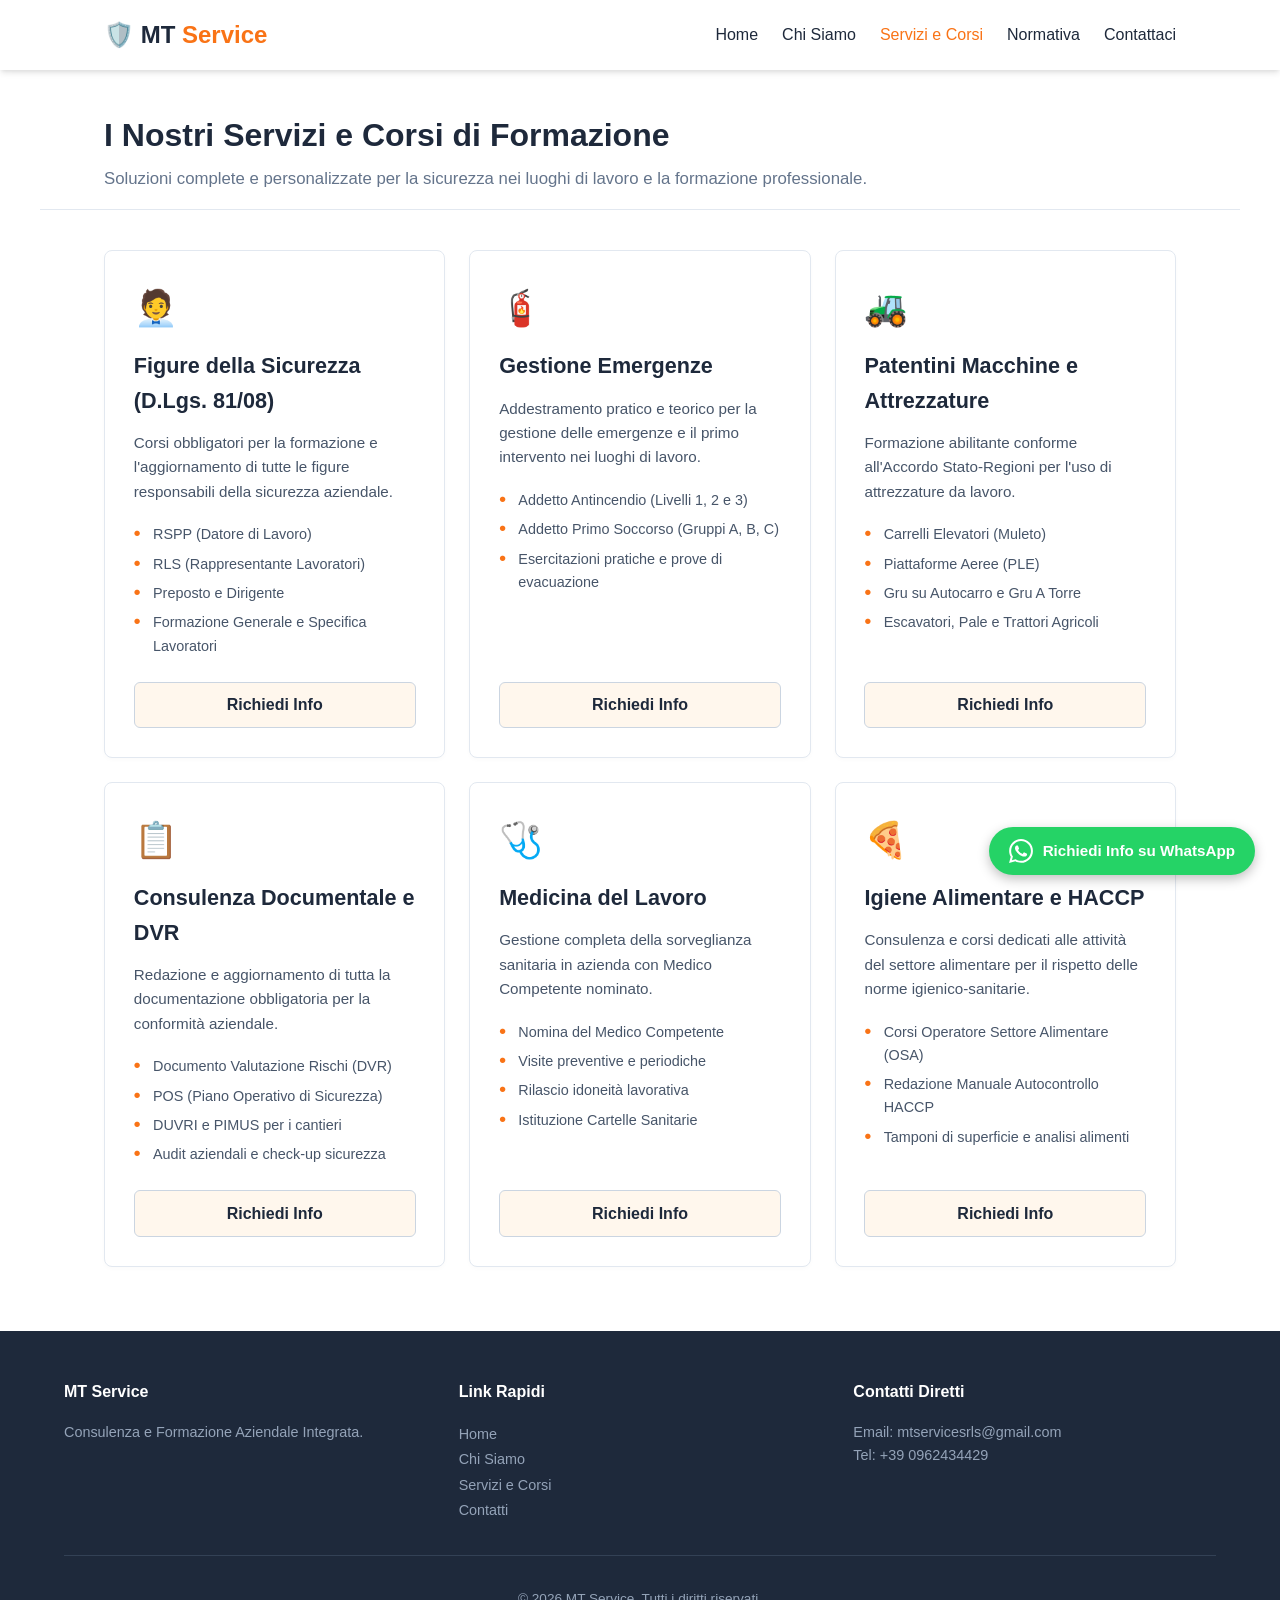
<file: servizi.html>
<!DOCTYPE html>
<html lang="it">
<head>
    <meta charset="UTF-8">
    <meta name="viewport" content="width=device-width, initial-scale=1.0">
    <meta name="description" content="Corsi di formazione sulla sicurezza sul lavoro, attestati, patentini e consulenza documentale DVR - MT Service.">
    <title>Servizi e Corsi - MT Service</title>
    <link rel="stylesheet" href="style.css">
    <style>
        /* --- STILI SPECIFICI PER PAGINA SERVIZI --- */
        .page-header-simple {
            padding: 2.5rem 5% 1rem 5%;
            max-width: 1200px;
            margin: 0 auto;
            border-bottom: 1px solid #e2e8f0;
        }

        .page-header-simple h1 {
            font-size: 2rem;
            color: var(--primary);
            margin-bottom: 0.3rem;
        }

        .page-header-simple p {
            color: var(--gray);
            font-size: 1.05rem;
        }

        .services-container {
            max-width: 1200px;
            margin: 2.5rem auto;
            padding: 0 5%;
            display: grid;
            grid-template-columns: repeat(auto-fit, minmax(320px, 1fr));
            gap: 1.5rem;
        }

        .service-card {
            background: #ffffff;
            border: 1px solid #e2e8f0;
            border-radius: 8px;
            padding: 1.8rem;
            box-shadow: 0 2px 5px rgba(0,0,0,0.02);
            transition: transform 0.2s ease, box-shadow 0.2s ease;
            display: flex;
            flex-direction: column;
            justify-content: space-between;
        }

        .service-card:hover {
            transform: translateY(-3px);
            box-shadow: 0 8px 20px rgba(0,0,0,0.06);
            border-color: var(--accent);
        }

        .service-icon {
            font-size: 2.2rem;
            margin-bottom: 0.8rem;
        }

        .service-card h2 {
            color: var(--primary);
            font-size: 1.35rem;
            margin-bottom: 0.8rem;
        }

        .service-card p {
            color: #475569;
            line-height: 1.6;
            font-size: 0.95rem;
            margin-bottom: 1.2rem;
        }

        .service-list {
            list-style: none;
            padding: 0;
            margin: 0 0 1.5rem 0;
        }

        .service-list li {
            font-size: 0.9rem;
            color: #475569;
            padding-left: 1.2rem;
            position: relative;
            margin-bottom: 0.4rem;
        }

        .service-list li::before {
            content: "•";
            color: var(--accent);
            font-weight: bold;
            position: absolute;
            left: 0;
            font-size: 1.2rem;
            line-height: 1;
        }

        .btn-service {
            display: inline-block;
            text-align: center;
            background-color: var(--light);
            color: var(--primary);
            font-weight: 600;
            padding: 0.6rem 1rem;
            border-radius: 6px;
            text-decoration: none;
            border: 1px solid #cbd5e1;
            transition: all 0.2s ease;
        }

        .btn-service:hover {
            background-color: var(--accent);
            color: #ffffff;
            border-color: var(--accent);
        }
    </style>
</head>
<body>

    <!-- NAVIGAZIONE -->
    <header>
        <div class="navbar">
            <a href="index.html" class="logo">🛡️ MT <span style="color: var(--accent);">Service</span></a>
            <button class="menu-toggle" id="mobile-menu" aria-label="Apri menu">
                <span></span>
                <span></span>
                <span></span>
            </button>
            <nav class="nav-links" id="nav-links">
                <a href="index.html">Home</a>
                <a href="chi-siamo.html">Chi Siamo</a>
                <a href="servizi.html" class="active">Servizi e Corsi</a>
                <a href="normativa.html">Normativa</a>
                <a href="contatti.html">Contattaci</a>
            </nav>
        </div>
    </header>

    <!-- INTESTAZIONE -->
    <div class="page-header-simple">
        <h1>I Nostri Servizi e Corsi di Formazione</h1>
        <p>Soluzioni complete e personalizzate per la sicurezza nei luoghi di lavoro e la formazione professionale.</p>
    </div>

    <!-- CONTENUTO SERVIZI -->
    <main class="services-container">

        <!-- CARD 1 -->
        <article class="service-card">
            <div>
                <div class="service-icon">🧑‍💼</div>
                <h2>Figure della Sicurezza (D.Lgs. 81/08)</h2>
                <p>Corsi obbligatori per la formazione e l'aggiornamento di tutte le figure responsabili della sicurezza aziendale.</p>
                <ul class="service-list">
                    <li>RSPP (Datore di Lavoro)</li>
                    <li>RLS (Rappresentante Lavoratori)</li>
                    <li>Preposto e Dirigente</li>
                    <li>Formazione Generale e Specifica Lavoratori</li>
                </ul>
            </div>
            <a href="contatti.html?servizio=figure-sicurezza" class="btn-service">Richiedi Info</a>
        </article>

        <!-- CARD 2 -->
        <article class="service-card">
            <div>
                <div class="service-icon">🧯</div>
                <h2>Gestione Emergenze</h2>
                <p>Addestramento pratico e teorico per la gestione delle emergenze e il primo intervento nei luoghi di lavoro.</p>
                <ul class="service-list">
                    <li>Addetto Antincendio (Livelli 1, 2 e 3)</li>
                    <li>Addetto Primo Soccorso (Gruppi A, B, C)</li>
                    <li>Esercitazioni pratiche e prove di evacuazione</li>
                </ul>
            </div>
            <a href="contatti.html?servizio=emergenze" class="btn-service">Richiedi Info</a>
        </article>

        <!-- CARD 3 -->
        <article class="service-card">
            <div>
                <div class="service-icon">🚜</div>
                <h2>Patentini Macchine e Attrezzature</h2>
                <p>Formazione abilitante conforme all'Accordo Stato-Regioni per l'uso di attrezzature da lavoro.</p>
                <ul class="service-list">
                    <li>Carrelli Elevatori (Muleto)</li>
                    <li>Piattaforme Aeree (PLE)</li>
                    <li>Gru su Autocarro e Gru A Torre</li>
                    <li>Escavatori, Pale e Trattori Agricoli</li>
                </ul>
            </div>
            <a href="contatti.html?servizio=attrezzature" class="btn-service">Richiedi Info</a>
        </article>

        <!-- CARD 4 -->
        <article class="service-card">
            <div>
                <div class="service-icon">📋</div>
                <h2>Consulenza Documentale e DVR</h2>
                <p>Redazione e aggiornamento di tutta la documentazione obbligatoria per la conformità aziendale.</p>
                <ul class="service-list">
                    <li>Documento Valutazione Rischi (DVR)</li>
                    <li>POS (Piano Operativo di Sicurezza)</li>
                    <li>DUVRI e PIMUS per i cantieri</li>
                    <li>Audit aziendali e check-up sicurezza</li>
                </ul>
            </div>
            <a href="contatti.html?servizio=dvr" class="btn-service">Richiedi Info</a>
        </article>

        <!-- CARD 5 -->
        <article class="service-card">
            <div>
                <div class="service-icon">🩺</div>
                <h2>Medicina del Lavoro</h2>
                <p>Gestione completa della sorveglianza sanitaria in azienda con Medico Competente nominato.</p>
                <ul class="service-list">
                    <li>Nomina del Medico Competente</li>
                    <li>Visite preventive e periodiche</li>
                    <li>Rilascio idoneità lavorativa</li>
                    <li>Istituzione Cartelle Sanitarie</li>
                </ul>
            </div>
            <a href="contatti.html?servizio=medicina" class="btn-service">Richiedi Info</a>
        </article>

        <!-- CARD 6 -->
        <article class="service-card">
            <div>
                <div class="service-icon">🍕</div>
                <h2>Igiene Alimentare e HACCP</h2>
                <p>Consulenza e corsi dedicati alle attività del settore alimentare per il rispetto delle norme igienico-sanitarie.</p>
                <ul class="service-list">
                    <li>Corsi Operatore Settore Alimentare (OSA)</li>
                    <li>Redazione Manuale Autocontrollo HACCP</li>
                    <li>Tamponi di superficie e analisi alimenti</li>
                </ul>
            </div>
            <a href="contatti.html?servizio=haccp" class="btn-service">Richiedi Info</a>
        </article>

    </main>

    <!-- FOOTER -->
    <footer>
        <div class="footer-content">
            <div class="footer-col">
                <h4>MT Service</h4>
                <p>Consulenza e Formazione Aziendale Integrata.</p>
            </div>
            <div class="footer-col">
                <h4>Link Rapidi</h4>
                <ul>
                    <li><a href="index.html">Home</a></li>
                    <li><a href="chi-siamo.html">Chi Siamo</a></li>
                    <li><a href="servizi.html">Servizi e Corsi</a></li>
                    <li><a href="contatti.html">Contatti</a></li>
                </ul>
            </div>
            <div class="footer-col">
                <h4>Contatti Diretti</h4>
                <p>Email: <a href="mailto:mtservicesrls@gmail.com" style="color: inherit; text-decoration: none;">mtservicesrls@gmail.com</a></p>
                <p>Tel: <a href="tel:+390962434429" style="color: inherit; text-decoration: none;">+39 0962434429</a></p>
            </div>
        </div>
        <div class="footer-bottom">
            <p>&copy; 2026 MT Service. Tutti i diritti riservati.</p>
        </div>
    </footer>

    <!-- TASTO FLOTTANTE WHATSAPP -->
    <a href="https://wa.me/390962434429?text=Buongiorno,%20vorrei%20informazioni%20sui%20vostri%20servizi." class="whatsapp-float" target="_blank" aria-label="Contattaci su WhatsApp">
        <svg class="whatsapp-icon" viewBox="0 0 24 24">
            <path d="M.057 24l1.687-6.163c-1.041-1.804-1.588-3.849-1.587-5.946.003-6.556 5.338-11.891 11.893-11.891 3.181.001 6.167 1.24 8.413 3.488 2.245 2.248 3.481 5.236 3.48 8.414-.003 6.557-5.338 11.892-11.893 11.892-1.99-.001-3.951-.5-5.688-1.448l-6.305 1.654zm6.597-3.807c1.676.995 3.276 1.591 5.392 1.592 5.448 0 9.886-4.434 9.889-9.885.002-5.462-4.415-9.89-9.881-9.892-5.452 0-9.887 4.434-9.889 9.884-.001 2.225.651 3.891 1.746 5.634l-.999 3.648 3.742-.981zm11.387-5.464c-.074-.124-.272-.198-.57-.347-.297-.149-1.758-.868-2.031-.967-.272-.099-.47-.149-.669.149-.198.297-.768.967-.941 1.165-.173.198-.347.223-.644.074-.297-.149-1.255-.462-2.39-1.475-.883-.788-1.48-1.761-1.653-2.059-.173-.297-.018-.458.13-.606.134-.133.297-.347.446-.521.151-.172.2-.296.3-.495.099-.198.05-.372-.025-.521-.075-.148-.669-1.611-.916-2.206-.242-.579-.487-.501-.669-.51l-.57-.01c-.198 0-.52.074-.792.372s-1.04 1.016-1.04 2.479 1.065 2.876 1.213 3.074c.149.198 2.095 3.2 5.076 4.487.709.306 1.263.489 1.694.626.712.226 1.36.194 1.872.118.571-.085 1.758-.719 2.006-1.413.248-.695.248-1.29.173-1.414z"/>
        </svg>
        <span>Richiedi Info su WhatsApp</span>
    </a>

    <!-- JAVASCRIPT: MENU MOBILE -->
    <script>
        document.getElementById('mobile-menu').addEventListener('click', function() {
            document.getElementById('nav-links').classList.toggle('active');
        });
    </script>
</body>
</html>
</file>
<file: style.css>
/* --- RESET E VARIABILI GLOBALI --- */
:root {
    --primary: #1e293b;       /* Blu scuro elegante per header, footer e titoli */
    --accent: #f97316;        /* ARANCIONE vivace per tasti, CTA e dettagli */
    --accent-hover: #ea580c;  /* Arancione scuro per effetto hover */
    --light: #fff7ed;         /* Sfondo sfumato leggermente caldo/aranciato per i box */
    --dark: #0f172a;          /* Testo principale scuro */
    --gray: #64748b;          /* Testo secondario */
    --border: #fed7aa;        /* Bordo tenue aranciato */
    --shadow: 0 4px 6px -1px rgba(0, 0, 0, 0.1), 0 2px 4px -1px rgba(0, 0, 0, 0.06);
}

* {
    margin: 0;
    padding: 0;
    box-sizing: border-box;
}

body {
    font-family: 'Segoe UI', Tahoma, Geneva, Verdana, sans-serif;
    line-height: 1.6;
    color: var(--dark);
    background-color: #ffffff;
}

a {
    text-decoration: none;
    color: inherit;
}

ul {
    list-style: none;
}

/* --- HEADER & NAVIGATION --- */
header {
    background-color: #ffffff;
    box-shadow: var(--shadow);
    position: sticky;
    top: 0;
    z-index: 1000;
}

.navbar {
    display: flex;
    justify-content: space-between;
    align-items: center;
    padding: 1rem 5%;
    max-width: 1200px;
    margin: 0 auto;
}

.logo {
    font-size: 1.5rem;
    font-weight: 700;
    color: var(--primary);
}

.logo span {
    color: var(--accent);
}

.nav-links {
    display: flex;
    gap: 1.5rem;
    align-items: center;
}

.nav-links a {
    font-weight: 500;
    color: var(--primary);
    transition: color 0.3s;
}

.nav-links a:hover,
.nav-links a.active {
    color: var(--accent);
}

.menu-toggle {
    display: none;
    flex-direction: column;
    cursor: pointer;
    background: none;
    border: none;
}

.menu-toggle span {
    width: 25px;
    height: 3px;
    background-color: var(--primary);
    margin: 2px 0;
    transition: 0.3s;
}

/* --- HERO SECTION --- */
.hero {
    background: linear-gradient(rgba(30, 41, 59, 0.88), rgba(30, 41, 59, 0.88)), url('https://images.unsplash.com/photo-1504307651254-35680f356dfd?auto=format&fit=crop&w=1200&q=80') center/cover;
    color: #ffffff;
    padding: 5rem 5%;
    text-align: center;
}

.hero-content {
    max-width: 800px;
    margin: 0 auto;
}

.hero h1 {
    font-size: 2.5rem;
    margin-bottom: 1rem;
    line-height: 1.2;
}

.hero p {
    font-size: 1.15rem;
    margin-bottom: 2rem;
    color: #cbd5e1;
}

.btn-cta {
    display: inline-block;
    background-color: var(--accent);
    color: #ffffff;
    padding: 0.8rem 2rem;
    border-radius: 5px;
    font-weight: 600;
    transition: background-color 0.3s, transform 0.2s;
}

.btn-cta:hover {
    background-color: var(--accent-hover);
    transform: translateY(-2px);
}

/* --- SEZIONI GENERALI --- */
.section {
    padding: 4rem 5%;
    max-width: 1200px;
    margin: 0 auto;
}

.section-title {
    text-align: center;
    font-size: 2rem;
    color: var(--primary);
    margin-bottom: 0.5rem;
}

.section-subtitle {
    text-align: center;
    color: var(--gray);
    margin-bottom: 3rem;
}

/* --- GRID CARDS (SERVIZI/PUNTI FORZA) --- */
.grid-3 {
    display: grid;
    grid-template-columns: repeat(auto-fit, minmax(300px, 1fr));
    gap: 2rem;
}

.card {
    background: #ffffff;
    padding: 2rem;
    border-radius: 8px;
    border: 1px solid var(--border);
    box-shadow: var(--shadow);
    transition: transform 0.3s, border-color 0.3s;
}

.card:hover {
    transform: translateY(-5px);
    border-color: var(--accent);
}

.card-icon {
    font-size: 2.5rem;
    margin-bottom: 1rem;
}

.card h3 {
    color: var(--primary);
    margin-bottom: 0.8rem;
}

.card p {
    color: var(--gray);
}

/* --- MODULO DI CONTATTO E LAYOUT PAGE CONTATTI --- */
.contatti-grid {
    display: grid;
    grid-template-columns: 1fr 1fr;
    gap: 2.5rem;
    max-width: 1100px;
    margin: 0 auto;
    align-items: start;
}

.form-container {
    background: var(--light);
    padding: 2.5rem;
    border-radius: 8px;
    border: 1px solid var(--border);
}

.form-group {
    margin-bottom: 1.2rem;
}

.form-group label {
    display: block;
    margin-bottom: 0.4rem;
    font-weight: 600;
    color: var(--primary);
}

.form-group input,
.form-group select,
.form-group textarea {
    width: 100%;
    padding: 0.75rem;
    border: 1px solid #cbd5e1;
    border-radius: 5px;
    font-family: inherit;
    font-size: 1rem;
    background-color: #ffffff;
}

.form-group input:focus,
.form-group select:focus,
.form-group textarea:focus {
    outline: none;
    border-color: var(--accent);
}

.form-group textarea {
    resize: vertical;
    min-height: 120px;
}

.checkbox-group {
    display: flex;
    align-items: center;
    gap: 0.5rem;
}

.checkbox-group input {
    width: auto;
}

.contatti-info {
    background: var(--light);
    padding: 2.5rem;
    border-radius: 8px;
    border: 1px solid var(--border);
}

.contatti-info h3 {
    color: var(--primary);
    margin-bottom: 1.5rem;
    font-size: 1.4rem;
}

.info-item {
    margin-bottom: 1.2rem;
    display: flex;
    flex-direction: column;
    gap: 0.3rem;
}

.info-item strong {
    color: var(--primary);
}

.map-container {
    margin-top: 1.5rem;
    border-radius: 8px;
    overflow: hidden;
    box-shadow: var(--shadow);
    border: 1px solid var(--border);
}

/* --- TASTO FLOTTANTE WHATSAPP --- */
.whatsapp-float {
    position: fixed;
    bottom: 25px;
    right: 25px;
    background-color: #25d366;
    color: #ffffff !important;
    border-radius: 50px;
    padding: 12px 20px;
    display: flex;
    align-items: center;
    gap: 10px;
    font-weight: 600;
    font-size: 0.95rem;
    box-shadow: 0 4px 12px rgba(0, 0, 0, 0.25);
    z-index: 10000;
    transition: all 0.3s ease;
}

.whatsapp-float:hover {
    background-color: #128c7e;
    transform: translateY(-3px);
    box-shadow: 0 6px 16px rgba(0, 0, 0, 0.3);
}

.whatsapp-icon {
    width: 24px;
    height: 24px;
    fill: currentColor;
}

/* --- FOOTER --- */
footer {
    background-color: var(--primary);
    color: #ffffff;
    padding: 3rem 5% 1rem 5%;
    margin-top: 4rem;
}

.footer-content {
    max-width: 1200px;
    margin: 0 auto;
    display: grid;
    grid-template-columns: repeat(auto-fit, minmax(200px, 1fr));
    gap: 2rem;
    margin-bottom: 2rem;
}

.footer-col h4 {
    margin-bottom: 1rem;
    color: #ffffff;
}

.footer-col p, .footer-col a {
    color: #94a3b8;
    font-size: 0.9rem;
}

.footer-col a:hover {
    color: var(--accent);
}

.footer-bottom {
    text-align: center;
    padding-top: 2rem;
    border-top: 1px solid #334155;
    color: #94a3b8;
    font-size: 0.85rem;
}

/* --- RESPONSIVE MOBILE --- */
@media (max-width: 900px) {
    .contatti-grid {
        grid-template-columns: 1fr;
    }
}

@media (max-width: 768px) {
    .menu-toggle {
        display: flex;
    }

    .nav-links {
        display: none;
        position: absolute;
        top: 100%;
        left: 0;
        width: 100%;
        background-color: #ffffff;
        flex-direction: column;
        padding: 1.5rem 0;
        box-shadow: var(--shadow);
    }

    .nav-links.active {
        display: flex;
    }

    .hero h1 {
        font-size: 1.8rem;
    }

    .whatsapp-float span {
        display: none;
    }

    .whatsapp-float {
        padding: 14px;
        border-radius: 50%;
        bottom: 20px;
        right: 20px;
    }
}
</file>
